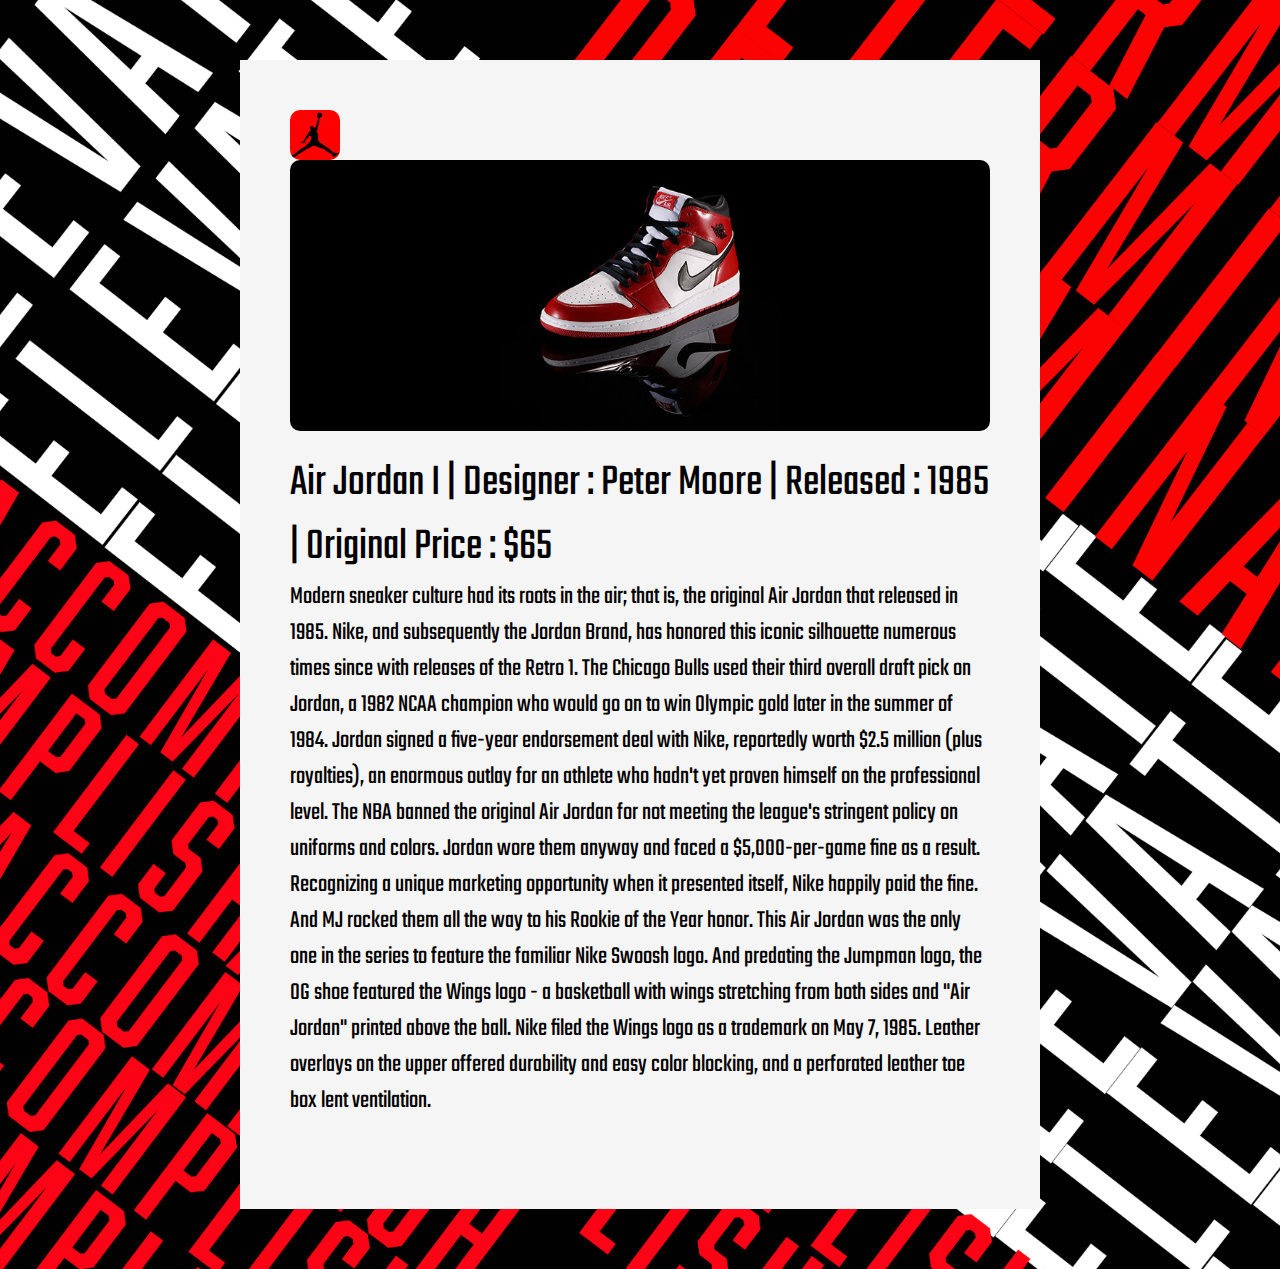
<file: history.html>
<!DOCTYPE html>
<html>
  <head>
    <meta charset="utf-8">
    <meta name="viewport" content="width=device-width">
    <title>Carousel</title>
    <link href="style.css" rel="stylesheet" type="text/css" />
<link rel="preconnect" href="https://fonts.googleapis.com">
<link rel="preconnect" href="https://fonts.gstatic.com" crossorigin>
<link href="https://fonts.googleapis.com/css2?family=Open+Sans:wght@300&family=Teko:wght@300;500&display=swap" rel="stylesheet">

  </head>
 
   <section class="section-one">
     <a href="index.html">
	<div class="jump"><img  src="images/ppng.png"></a>
     <img src="images/jo.jpg" style="width:100% "></shoe>
      </div>
    <p>  <sub>Air Jordan I | Designer : Peter Moore | Released : 1985 | Original Price : $65<br></sub>
<white>Modern sneaker culture had its roots in the air; that is, the original Air Jordan that released in 1985. Nike, and subsequently the Jordan Brand, has honored this iconic silhouette numerous times since with releases of the Retro 1.

The Chicago Bulls used their third overall draft pick on Jordan, a 1982 NCAA champion who would go on to win Olympic gold later in the summer of 1984. Jordan signed a five-year endorsement deal with Nike, reportedly worth $2.5 million (plus royalties), an enormous outlay for an athlete who hadn't yet proven himself on the professional level.

The NBA banned the original Air Jordan for not meeting the league's stringent policy on uniforms and colors. Jordan wore them anyway and faced a $5,000-per-game fine as a result. Recognizing a unique marketing opportunity when it presented itself, Nike happily paid the fine. And MJ rocked them all the way to his Rookie of the Year honor.

This Air Jordan was the only one in the series to feature the familiar Nike Swoosh logo. And predating the Jumpman logo, the OG shoe featured the Wings logo - a basketball with wings stretching from both sides and "Air Jordan" printed above the ball. Nike filed the Wings logo as a trademark on May 7, 1985.

Leather overlays on the upper offered durability and easy color blocking, and a perforated leather toe box lent ventilation.</white> </p>
    
      
    </section>
</file>
<file: style.css>
body {
   width: 800px;
  margin:60px auto;
  background-color: black;
  
  background-image: url("images/type.png");
  background-size: cover;
.mySlides {display: none}
img {vertical-align: middle;}


}





h1 {
  color: black;
  font-size: 60px;
  text-align: center;
  line-height: 20%;
font-family: 'Teko', sans-serif;
font-weight: 400;

font-style: medium;
}
strong {
  font-size: 17px;
  margin-left: 5px;
}
h2 {
  color: black;
  font-size: 40px;
text-align: center;
  margin-top: 85px;
  margin-left:-500px;
  line-height: 100%;
font-family: 'Teko', sans-serif;
font-weight: 400;

font-style: medium;


}
h2:hover {
  color:red;
}
big {
  font-size: 60px;
  font-weight: 700;
}
shoe {
  margin-left: 200px;
}
h3 {
    font-size: 40px;
text-align: center;
  
  line-height: 20%;
font-family: 'Teko', sans-serif;
font-weight: 400;

font-style: medium;
  
}
p {
     font-size: 20px;
  
font-family: 'Teko', sans-serif;
font-weight: 400;

font-style: medium;
  
}





header, section {
  padding: 50px;
}
header {
  background: white;
  color: white;
}
.section-one {
 padding-bottom: 70px;
  background-color:whitesmoke;
 
  color: #252525,
     font-family:"Roboto";
  font-weight: 100;
}
.section-two {
padding-bottom: 170px;
   text-align: left;
   height: 170px;
  background-image: url("images/jordan.png");
  background-size: cover;
  color: white;
 
}

.section-two p {
color: white;
}
.carousel {
  max-width: 600px;
  position: relative;
}

.carousel .carousel-item, carousel .carousel-item-hidden {
  display: none;
}

.carousel .carousel-item-visible {
  display: block;
  animation: fadeVisibility 1s;
}

.carousel .carousel-item img {
  width: 100%;
  max-width: 600px;
  height: auto;
}

  .carousel-actions {
  display: flex;
  width: 30%;
  justify-content: space-between;
  position: absolute;
  transform: translateY(-50%);
    margin-left: 270px;
}

 .carousel .carousel-actions button {
  border-radius: 50px;
  background-color: white;
  border: 0;
  font-size: 16px;
  font-weight: bold;
  cursor: pointer;
  width: 40px;
  height: 40px;
  margin-top: 40px;
  
}

.carousel .carousel-actions button#carousel-button-prev {
  margin-left: 20px;
 
}

 .carousel .carousel-actions button#carousel-button-next {
  margin-right: 20px;
}

@keyframes fadeVisibility {
  0% {
    opacity: 0;
  }
  100% {
    opacity: 1;
  }
  
}

#open-modal  {
 cursor: pointer;
}
#close-modal {
font-size: 20px;
  color: white;
  padding: 5px;
  cursor: pointer;
  margin-right: auto;
  position: relative;
  text-align: right;
 
}


#modal {
   padding:20px;
  height: 400px;
   margin:  0  auto; 
    max-width:  900px;
  position: relative;
  top: 30%;
}




#overlay {
  display: none;
  width: 100%;
  height: 100%;
  position: absolute;
  top: 0;
  left: 0;
  bottom: 0;
  right: 0;
  background-color: rgba(0,0,0,0.3);
  
}
.poster img {

}
 #red {
   font-size: 15px;
  background:red;
  color: bkack;
  border-radius: 10px;
  margin-left: 10%;
  font-family: 'Teko', sans-serif;
font-weight: 400;
   border-color: none;

font-style: medium;
   }
name {
  font-size: 30px;
  font-family: 'Teko', sans-serif;
font-weight: 400;
   border-color: none;
  margin-left: -100px;
}
po {
  margin-left: -50px;
}
header img {
  margin-left: 300px;
  margin-top: -10px;
}
#myVideo {
  position: fixed;
  right: 0;
  bottom: 0;
  min-width: 100%; 
  min-height: 100%;
}

footer {

  color: white;
  background-color: black;
  padding: 50px;
}


	
Band  {

	  
	font-size: 30px;
	color:black;
	width: 100px;
	  height: 100px;
	  position: relative;
	  animation: mymove 8s infinite;
	  animation-delay: 0s;
  animation-direction: alternate;
  
	font-family: 'Teko', sans-serif;
font-weight: 400;

font-style: medium;

}



@keyframes mymove {
 
  from {left: 5px;}
  to {left: 600px;}
}


.sign {
  width: 800px;
  margin-top: -30px;
 margin-bottom: 50px;
  margin-left: -50px;
   background-color:whitesmoke;

  
}
a {
  color: white;
  text-decoration: none
}

#black  {
  font-size: 15px;
  background: black;
  color: white;
  border-radius: 10px;
  margin-left: 47%;
  font-family: 'Teko', sans-serif;
font-weight: 400;

font-style: medium;
}
.hide {
  font-size: 60px;
  position: absolute;
  margin-top:-150px;
  display: none;
  color: black;
  
}
    
.myDIV:hover + .hide {
  display: block;
 
}






/* Slideshow container */
.slideshow-container {
  max-width: 1000px;
  position: relative;
  margin: auto;
}

/* Next & previous buttons */
.prev, .next {
  cursor: pointer;
  position: absolute;
  top: 50%;
  width: auto;
  padding: 16px;
  margin-top: -22px;
  color: white;
  font-weight: bold;
  font-size: 18px;
  transition: 0.6s ease;
  border-radius: 0 3px 3px 0;
  user-select: none;
}

/* Position the "next button" to the right */
.next {
  right: 0;
  border-radius: 3px 0 0 3px;
}

/* On hover, add a black background color with a little bit see-through */
.prev:hover, .next:hover {
  background-color: rgba(0,0,0,0.8);
}
sub {
  font-size: 45px;
  	font-family: 'Teko', sans-serif;
font-weight: 400;

font-style: medium;

}
white {
   font-size: 25px;
  	font-family: 'Teko', sans-serif;
font-weight: 400;

font-style: medium;

  
}
.jump img {
  width: 50px;
  background-color: red;
 
  border-radius: 10px;
}
</file>
